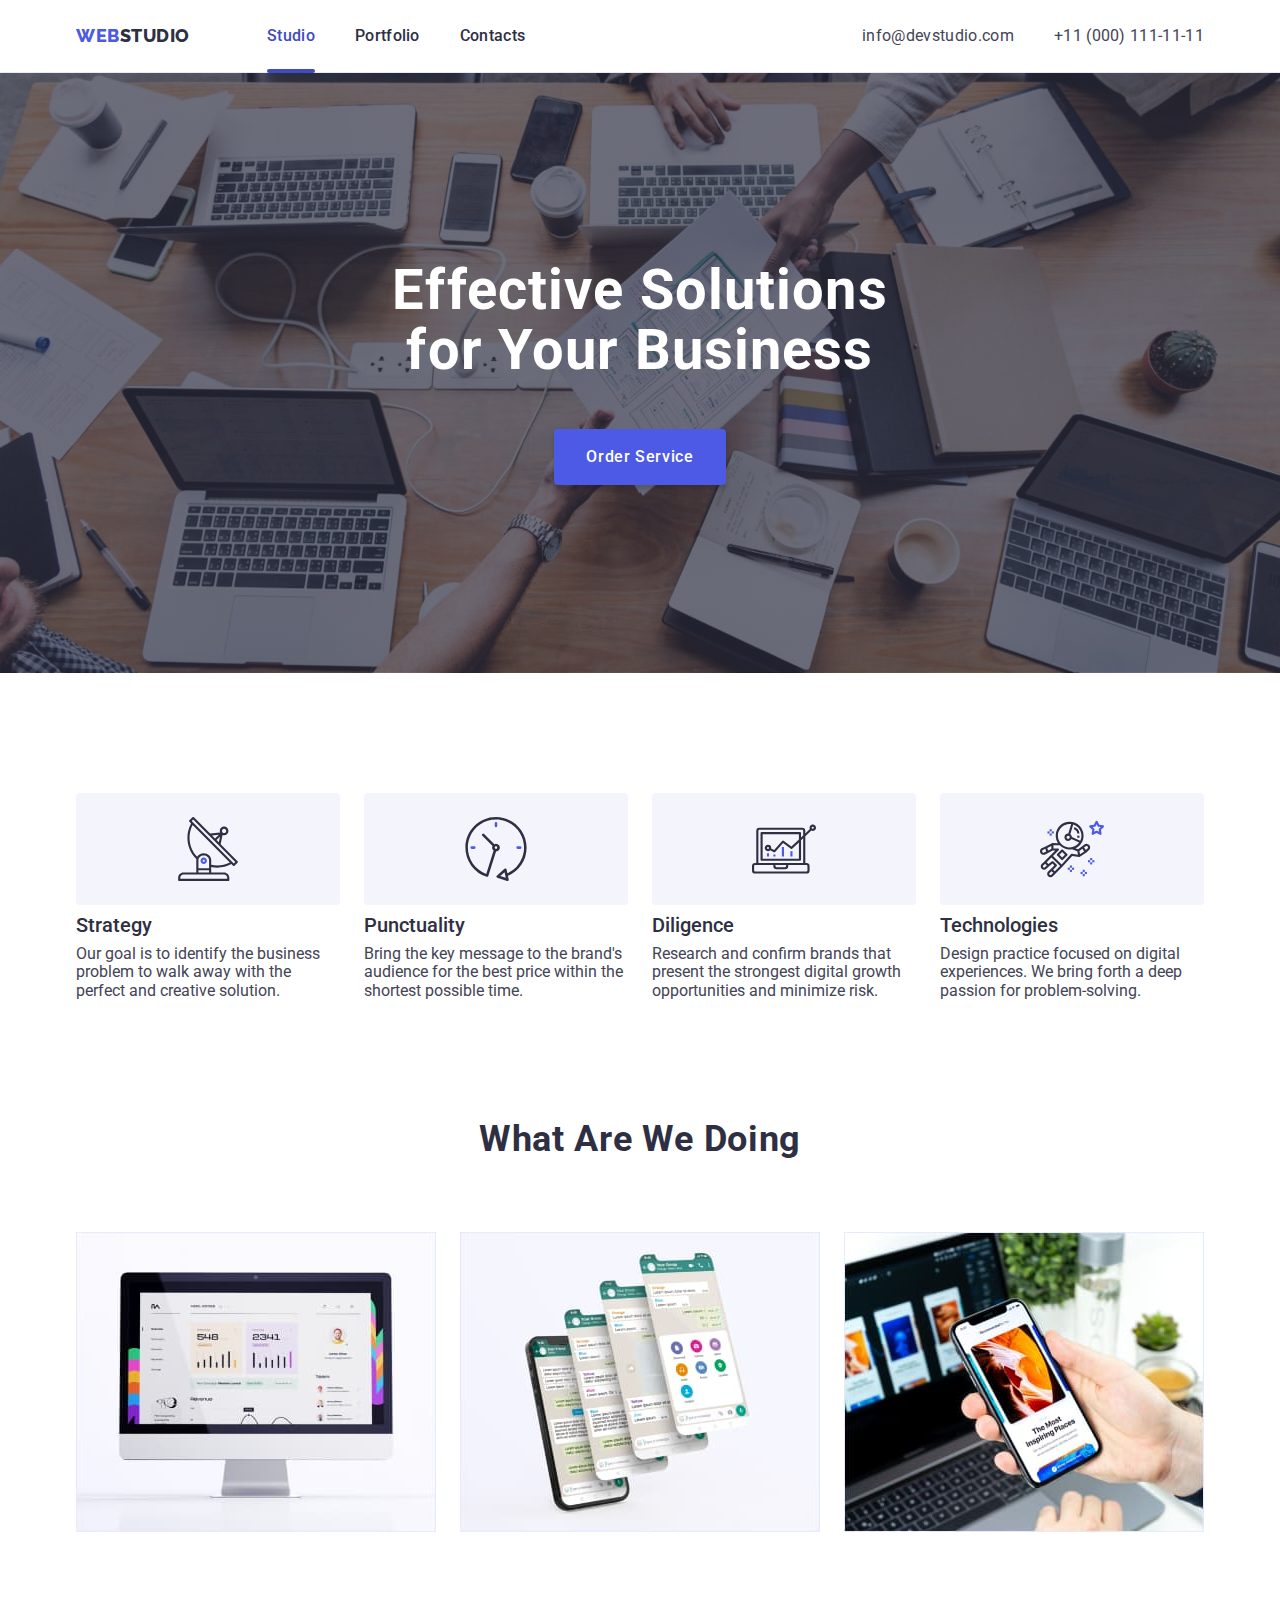
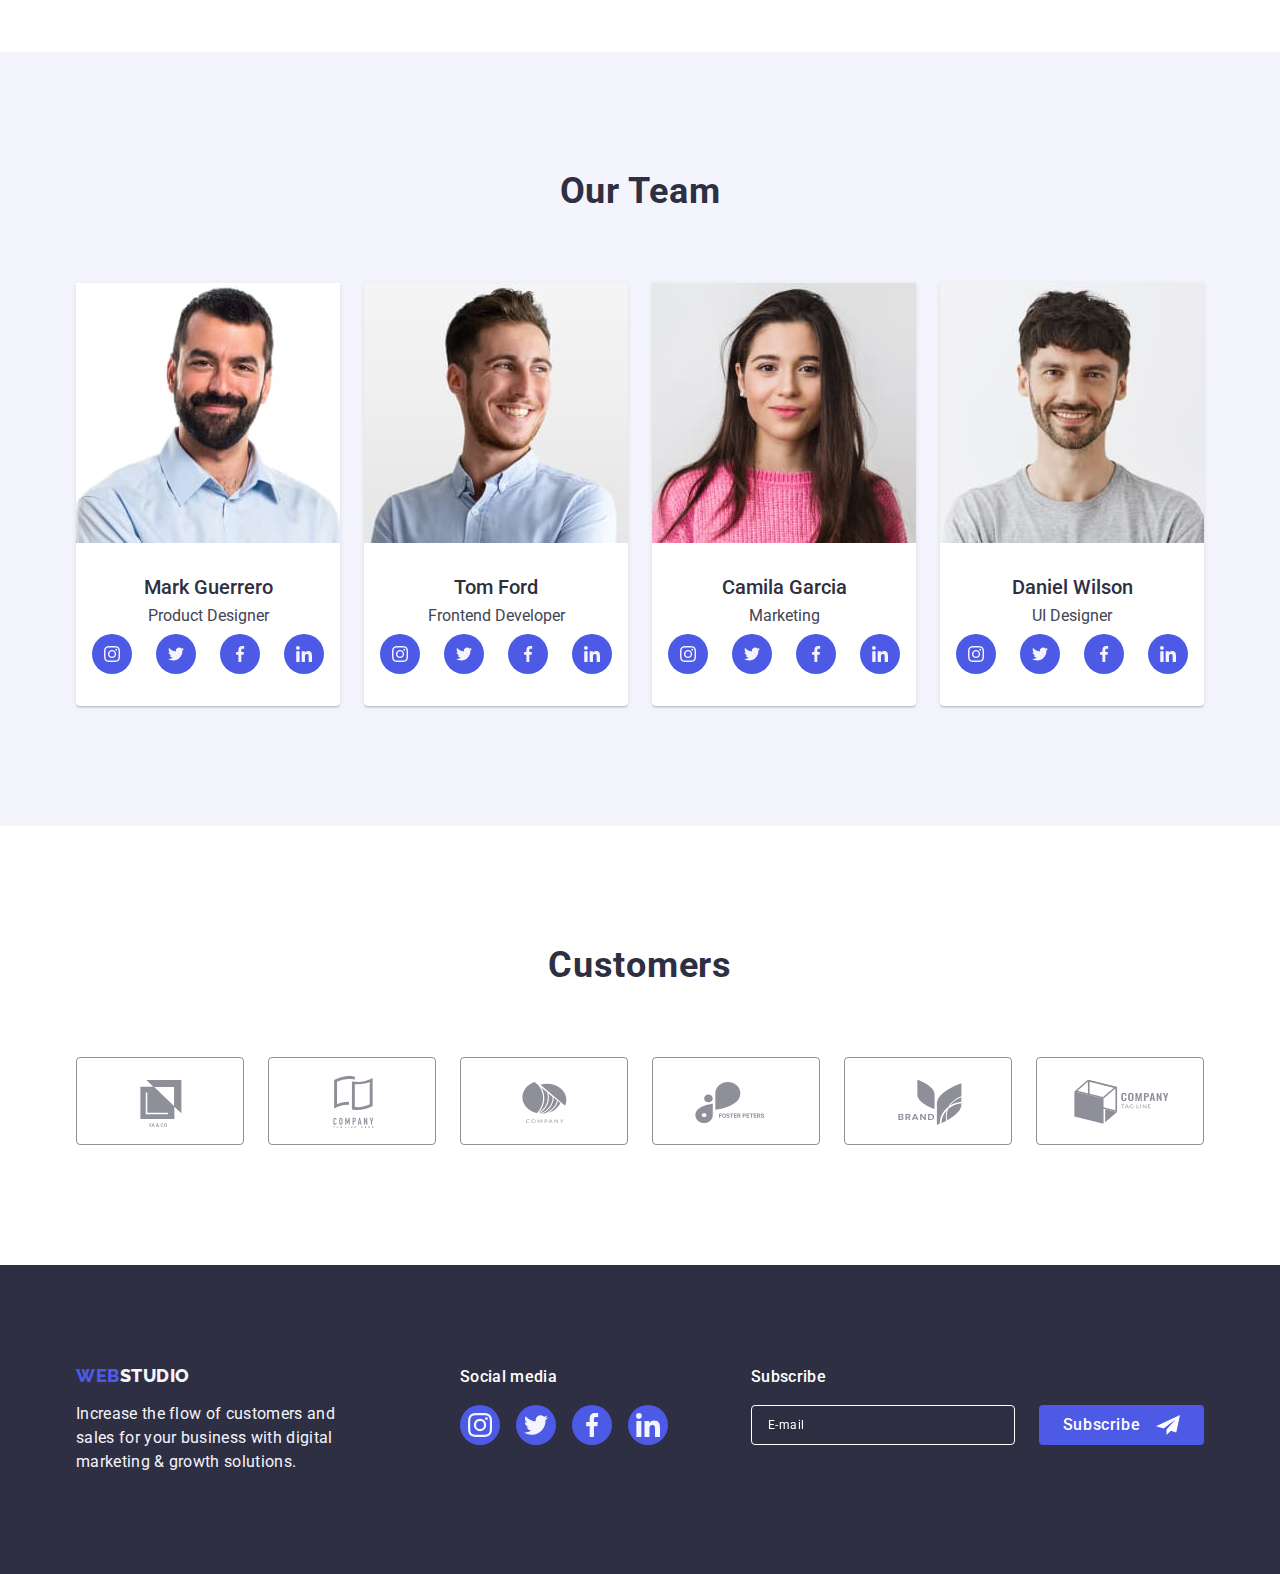
<file: index.html>
<!doctype html>

<html lang="en">
  <head>
    <meta charset="UTF-8">
    <meta http-equiv="X-UA-Compatible" content="IE=edge">
    <meta name="viewport" content="width=device-width, initial-scale=1.0">
    <title>WebStudio</title>
    <link rel="preconnect" href="https://fonts.googleapis.com">
    <link rel="preconnect" href="https://fonts.gstatic.com" crossorigin>
    <link rel="stylesheet" href="https://fonts.googleapis.com/css2?family=Raleway:wght@800&family=Roboto:wght@400;500;700;900&display=swap">
    <link rel="stylesheet" href="https://cdnjs.cloudflare.com/ajax/libs/modern-normalize/1.1.0/modern-normalize.min.css">
    <link rel="stylesheet" href="./css/styles.css">
    <link rel="stylesheet" href="./css/media.css">
  </head>
  <body>
    <!-- header -->
    <header class="page-header">
      <div class="header-container container">
        <nav class="page-navigation">
          <a href="./index.html" class="mobile-logo logo link">Web<span class="span-logo link">Studio</span></a>
          <ul class="menu list">
            <li class="menu-item">
              <a href="./index.html" class="current-pg menu-link link">Studio</a>
            </li>
            <li class="menu-item">
              <a href="./portfolio.html" class="menu-link link">Portfolio</a>
            </li>
            <li class="menu-item">
              <a href="" class="menu-link link">Contacts</a>
            </li>
          </ul>
        </nav>
        <address class="address">
          <ul class="address-list list">
            <li class="address-list-item">
              <a href="mailto:info@devstudio.com" class="contact-address link">info@devstudio.com</a>
            </li>
            <li class="address-list-item">
              <a href="tel:+110001111111" class="contact-address link">+11 (000) 111-11-11</a>
            </li>
          </ul>
        </address>
        <button type="button" class="mobile-menu-btn js-open-menu">
          <svg class="mobile-menu-icon" aria-label="icon mobile" width="32" height="22">
            <use href="./images/icons.svg#icon-menu-mobile"></use>
          </svg>
        </button>
      </div>
      <div class="mobile-menu js-menu-container">
        <div class="container mobile-menu-container">
          <button class="mobile-menu-close-btn">
            <svg class="mobile-menu-close-icon js-close-menu" width="8" height="8">
              <use href="./images/icons.svg#icon-close"></use>
            </svg>
          </button>
          <ul class="mobile-menu-list list">
            <li class="mobile-menu-item">
              <a href="./index.html" class="current-pg mobile-menu-link link">Studio</a>
            </li>
            <li class="mobile-menu-item">
              <a href="./portfolio.html" class="mobile-menu-link link">Portfolio</a>
            </li>
            <li class="mobile-menu-item">
              <a href="" class="mobile-menu-link link">Contacts</a>
            </li>
          </ul>
          <ul class="mobile-address-list list">
            <li class="mobile-address-list-item">
              <a href="tel:+110001111111" class="mobile-contact-tel link">+11 (000) 111-11-11</a>
            </li>
            <li class="address-list-item">
              <a href="mailto:info@devstudio.com" class="mobile-contact-mail link">info@devstudio.com</a>
            </li>
          </ul>
          <ul class="mobile-social-list list">
            <li class="social-list-item">
              <a href="" class="social-list-link link">
                <svg class="social-icon" aria-label="icon instagram" width="16" height="16">
                  <use href="./images/icons.svg#icon-instagram"></use>
                </svg>
              </a>
            </li>
            <li class="social-list-item">
              <a href="" class="social-list-link link">
                <svg class="social-icon" aria-label="icon twitter" width="16" height="16">
                  <use href="./images/icons.svg#icon-twitter"></use>
                </svg>
              </a>
            </li>
            <li class="social-list-item">
              <a href="" class="social-list-link link">
                <svg class="social-icon" aria-label="icon facebook" width="16" height="16">
                  <use href="./images/icons.svg#icon-facebook"></use>
                </svg>
              </a>
            </li>
            <li class="social-list-item">
              <a href="" class="social-list-link link">
                <svg class="social-icon" aria-label="icon linkedin" width="16" height="16">
                  <use href="./images/icons.svg#icon-linkedin"></use>
                </svg>
              </a>
            </li>
          </ul>
        </div>
      </div>
    </header>
    <main>
      <section class="hero">
        <div class="container">
          <h1 class="hero-title">Effective Solutions for Your Business</h1>
          <button type="button" class="order-btn" data-modal-open>Order Service</button>
        </div> 
      </section>
      <section class="features">
        <div class="container">
          <h2 class="visually-hidden features-title">Our features</h2>
          <ul class="features-list list">
            <li class="features-list-item">
              <div class="features-icon-container">
                <svg class="features-icon" width="64" height="64">
                  <use href="./images/icons.svg#icon-antenna"></use>
                </svg>
              </div>
              <h3 class="features-list-item-title">Strategy</h3>
              <p class="features-list-item-descr">Our goal is to identify the business problem to walk away with the perfect and
                creative solution.</p>
            </li>
            <li class="features-list-item">
              <div class="features-icon-container">
                <svg class="features-icon" width="64" height="64">
                  <use href="./images/icons.svg#icon-clock"></use>
                </svg>
              </div>
              <h3 class="features-list-item-title">Punctuality</h3>
              <p class="features-list-item-descr">Bring the key message to the brand's audience for the best price within the
                shortest possible time.</p>
            </li>
            <li class="features-list-item">
              <div class="features-icon-container">
                <svg class="features-icon" width="64" height="64">
                  <use href="./images/icons.svg#icon-diagram"></use>
                </svg>
              </div>
              <h3 class="features-list-item-title">Diligence</h3>
              <p class="features-list-item-descr">Research and confirm brands that present the strongest digital growth
                opportunities and minimize risk.</p>
            </li>
            <li class="features-list-item">
              <div class="features-icon-container">
                <svg class="features-icon" width="64" height="64">
                  <use href="./images/icons.svg#icon-astronaut"></use>
                </svg>
              </div>
              <h3 class="features-list-item-title">Technologies</h3>
              <p class="features-list-item-descr">Design practice focused on digital experiences. We bring forth a deep passion
                for problem-solving.</p>
            </li>
          </ul>
        </div>
      </section>
      <section class="overview">
        <div class="container">
          <h2 class="overview-title">what are we doing</h2>
          <ul class="overview-list list">
            <li class="overview-list-item">
              <img scrset="./images/img1.jpg 1x, ./images/img1@2x.jpg 2x" src="./images/img1.jpg" alt="profile-overview" width="360" height="300">
            </li>
            <li class="overview-list-item">
              <img scrset="./images/img2.jpg 1x, ./images/img2@2x.jpg 2x" src="./images/img2.jpg" alt="chatting" width="360" height="300">
            </li>
            <li class="overview-list-item">
              <img scrset="./images/img3.jpg 1x, ./images/img3@2x.jpg 2x" src="./images/img3.jpg" alt="recommendation" width="360" height="300">
            </li>
          </ul>
        </div>
      </section> 
      <!-- team -->
      <section class="team">
        <div class="container team-container">
          <h2 class="team-title">our team</h2>
          <ul class="team-list list">
            <li class="team-list-item">
              <img class="team-list-item-img" scrset="./images/imgcard1.jpg 1x, ./images/imgcard1@2x.jpg 2x" src="./images/imgcard1.jpg" alt="Mark" width="264" height="260">
              <div class="team-list-item-container">
                <h3 class="team-list-item-title">Mark Guerrero</h3>
                <p class="team-list-item-descr">Product Designer</p>
                <ul class="social-list list">
                  <li class="social-list-item">
                    <a href="" class="social-list-link link">
                      <svg class="social-icon" aria-label="icon instagram" width="16" height="16">
                        <use href="./images/icons.svg#icon-instagram"></use>
                      </svg>
                    </a>
                  </li>
                  <li class="social-list-item">
                    <a href="" class="social-list-link link">
                      <svg class="social-icon" aria-label="icon twitter" width="16" height="16">
                        <use href="./images/icons.svg#icon-twitter"></use>
                      </svg>
                    </a>
                  </li>
                  <li class="social-list-item">
                    <a href="" class="social-list-link link">
                      <svg class="social-icon" aria-label="icon facebook" width="16" height="16">
                        <use href="./images/icons.svg#icon-facebook"></use>
                      </svg>
                    </a>
                  </li>
                  <li class="social-list-item">
                    <a href="" class="social-list-link link">
                      <svg class="social-icon" aria-label="icon linkedin" width="16" height="16">
                        <use href="./images/icons.svg#icon-linkedin"></use>
                      </svg>
                    </a>
                  </li>
                </ul>
              </div>
            </li>
            <li class="team-list-item">
              <img class="team-list-item-img" scrset="./images/imgcard2.jpg 1x, ./images/imgcard2@2x.jpg 2x" src="./images/imgcard2.jpg" alt="Tom" width="264" height="260">
              <div class="team-list-item-container">
                <h3 class="team-list-item-title">Tom Ford</h3>
                <p class="team-list-item-descr">Frontend Developer</p>
                <ul class="social-list list">
                  <li class="social-list-item">
                    <a href="" class="social-list-link link">
                      <svg class="social-icon" aria-label="icon instagram" width="16" height="16">
                        <use href="./images/icons.svg#icon-instagram"></use>
                      </svg>
                    </a>
                  </li>
                  <li class="social-list-item">
                    <a href="" class="social-list-link link">
                      <svg class="social-icon" aria-label="icon twitter" width="16" height="16">
                        <use href="./images/icons.svg#icon-twitter"></use>
                      </svg>
                    </a>
                  </li>
                  <li class="social-list-item">
                    <a href="" class="social-list-link link">
                      <svg class="social-icon" aria-label="icon facebook" width="16" height="16">
                        <use href="./images/icons.svg#icon-facebook"></use>
                      </svg>
                    </a>
                  </li>
                  <li class="social-list-item">
                    <a href="" class="social-list-link link">
                      <svg class="social-icon" aria-label="icon linkedin" width="16" height="16">
                        <use href="./images/icons.svg#icon-linkedin"></use>
                      </svg>
                    </a>
                  </li>
                </ul>
              </div>   
            </li>
            <li class="team-list-item">
              <img class="team-list-item-img" scrset="./images/imgcard3.jpg 1x, ./images/imgcard3@2x.jpg 2x" src="./images/imgcard3.jpg" alt="Camila" width="264" height="260">
              <div class="team-list-item-container">
                <h3 class="team-list-item-title">Camila Garcia</h3>
                <p class="team-list-item-descr">Marketing</p>
                <ul class="social-list list">
                  <li class="social-list-item">
                    <a href="" class="social-list-link link">
                      <svg class="social-icon" aria-label="icon instagram" width="16" height="16">
                        <use href="./images/icons.svg#icon-instagram"></use>
                      </svg>
                    </a>
                  </li>
                  <li class="social-list-item">
                    <a href="" class="social-list-link link">
                      <svg class="social-icon" aria-label="icon twitter" width="16" height="16">
                        <use href="./images/icons.svg#icon-twitter"></use>
                      </svg>
                    </a>
                  </li>
                  <li class="social-list-item">
                    <a href="" class="social-list-link link">
                      <svg class="social-icon" aria-label="icon facebook" width="16" height="16">
                        <use href="./images/icons.svg#icon-facebook"></use>
                      </svg>
                    </a>
                  </li>
                  <li class="social-list-item">
                    <a href="" class="social-list-link link">
                      <svg class="social-icon" aria-label="icon linkedin" width="16" height="16">
                        <use href="./images/icons.svg#icon-linkedin"></use>
                      </svg>
                    </a>
                  </li>
                </ul>
              </div>
            </li>
            <li class="team-list-item">
              <img class="teammate-img" scrset="./images/imgcard4.jpg 1x, ./images/imgcard4@2x.jpg 2x" src="./images/imgcard4.jpg" alt="Daniel" width="264" height="260">
              <div class="team-list-item-container">
                <h3 class="team-list-item-title">Daniel Wilson</h3>
                <p class="team-list-item-descr">UI Designer</p>
                <ul class="social-list list">
                  <li class="social-list-item">
                    <a href="" class="social-list-link link">
                      <svg class="social-icon" aria-label="icon instagram" width="16" height="16">
                        <use href="./images/icons.svg#icon-instagram"></use>
                      </svg>
                    </a>
                  </li>
                  <li class="social-list-item">
                    <a href="" class="social-list-link link">
                      <svg class="social-icon" aria-label="icon twitter" width="16" height="16">
                        <use href="./images/icons.svg#icon-twitter"></use>
                      </svg>
                    </a>
                  </li>
                  <li class="social-list-item">
                    <a href="" class="social-list-link link">
                      <svg class="social-icon" aria-label="icon facebook" width="16" height="16">
                        <use href="./images/icons.svg#icon-facebook"></use>
                      </svg>
                    </a>
                  </li>
                  <li class="social-list-item">
                    <a href="" class="social-list-link link">
                      <svg class="social-icon" aria-label="icon linkedin" width="16" height="16">
                        <use href="./images/icons.svg#icon-linkedin"></use>
                      </svg>
                    </a>
                  </li>
                </ul>
              </div>
            </li>
          </ul>
        </div>
      </section>
      <!-- customers -->
      <section class="customers">
        <div class="container">
          <h2 class="customers-title">Customers</h2>
          <ul class="customers-list list">
            <li class="customers-list-item">
              <a href="" class="customers-link link">
                <svg class="customers-logo" aria-label="client icon " width="104" height="56">
                  <use href="./images/icons.svg#icon-client-logo1" class="client-logo"></use>
                </svg>
              </a>
            </li>
            <li class="customers-list-item">
              <a href="" class="customers-link link">
                <svg class="customers-logo" aria-label="client icon 1" width="104" height="56">
                  <use href="./images/icons.svg#icon-client-logo2" class="client-logo"></use>
                </svg>
              </a>
            </li>
            <li class="customers-list-item">
              <a href="" class="customers-link link">
                <svg class="customers-logo" aria-label="client icon 2" width="104" height="56">
                  <use href="./images/icons.svg#icon-client-logo3" class="client-logo"></use>
                </svg>
              </a>
            </li>
            <li class="customers-list-item">
              <a href="" class="customers-link link">
                <svg class="customers-logo" aria-label="client icon 3" width="104" height="56">
                  <use href="./images/icons.svg#icon-client-logo4" class="client-logo"></use>
                </svg>
              </a>
            </li>
            <li class="customers-list-item">
              <a href="" class="customers-link link">
                <svg class="customers-logo" aria-label="client icon 4" width="104" height="56">
                  <use href="./images/icons.svg#icon-client-logo5" class="client-logo"></use>
                </svg>
              </a>
            </li>
            <li class="customers-list-item">
              <a href="" class="customers-link link">
                <svg class="customers-logo" aria-label="client icon 5" width="104" height="56">
                  <use href="./images/icons.svg#icon-client-logo6" class="client-logo"></use>
                </svg>
              </a>
            </li>
          </ul>
        </div>
      </section>
    </main>
    <!-- footer -->
    <footer class="footer">
      <div class="footer-container">
        <div class="footer-advise-container">
          <a href="./index.html" class="footer-logo link">Web<span class="span-footer-logo link">Studio</span></a>
          <p class="footer-advise-descr">Increase the flow of customers and sales for your business with digital marketing & growth solutions.</p>
        </div>
        <div class="social-media">
          <p class="social-media-descr">Social media</p>
          <ul class="social-list-footer list">
            <li class="social-list-item">
              <a href="" class="social-list-link-footer link">
                <svg class="social-icon" aria-label="icon instagram" width="24" height="24">
                  <use href="./images/icons.svg#icon-instagram"></use>
                </svg>
              </a>
            </li>
            <li class="social-list-item">
              <a href="" class="social-list-link-footer link">
                <svg class="social-icon" aria-label="icon twitter" width="24" height="24">
                  <use href="./images/icons.svg#icon-twitter"></use>
                </svg>
              </a>
            </li>
            <li class="social-list-item">
              <a href="" class="social-list-link-footer link">
                <svg class="social-icon" aria-label="icon facebook" width="24" height="24">
                  <use href="./images/icons.svg#icon-facebook"></use>
                </svg>
              </a>
            </li>
            <li class="social-list-item">
              <a href="" class="social-list-link-footer link">
                <svg class="social-icon" aria-label="icon linkedin" width="24" height="24">
                  <use href="./images/icons.svg#icon-linkedin"></use>
                </svg>
              </a>
            </li>
          </ul>
        </div>
        <div class="footer-form-wrapper">
          <p class="subscribe">Subscribe</p>
          <form class="footer-form">
            <label for="subscribe-email" class="footer-form-lable">
              <input id="subscribe-email" type="email" name="subscribe-mail" placeholder="E-mail" class="footer-input">
            </label>
            <button type="submit" class="subscribe-btn">Subscribe
              <svg width="24" height="24" class="subscribe-icon">
                <use href="./images/icons.svg#icon-subscribe"></use>
              </svg> 
            </button>
          </form>
        </div>
      </div>
    </footer>
    <div class="order-btn-backdrop is-hidden" data-modal>
      <div class="order-btn-modal">
        <button type="button" class="modal-close-btn" data-modal-close>
          <svg class="modal-close-btn-logo" aria-label="closing icon" width="8" height="8">
            <use href="./images/icons.svg#icon-close"></use>
          </svg>
        </button>
        <p class="modal-title">Leave your contacts and we will call you back</p>
        <form class="modal-contact-form">
          <div class="form-wrapper">
            <label for="user-name" class="label">Name</label>
            <div class="input-wrapper">
              <input id="user-name" type="text" name="user-name" class="input">
              <svg width="18" height="24" class="input-icon">
                <use href="./images/icons.svg#icon-person"></use>
              </svg>
            </div>
          </div>
          <div class="form-wrapper">
            <label for="user-phone" class="label">Phone</label>
            <div class="input-wrapper">
              <input id="user-phone" type="text" name="user-phone" class="input">
              <svg width="18" height="24" class="input-icon">
                <use href="./images/icons.svg#icon-phone"></use>
              </svg>
            </div>
          </div>
          <div class="form-wrapper">
            <label for="user-email" class="label">Email</label>
            <div class="input-wrapper">
              <input id="user-email" type="text" name="user-email" class="input">
              <svg width="18" height="24" class="input-icon">
                <use href="./images/icons.svg#icon-email"></use>
              </svg>
            </div>
          </div>
          <div class="comment-form-wrapper">
            <label for="user-comment" class="label">Comment</label>
            <textarea name="user-comment" id="user-comment" placeholder="Text input" class="comment"></textarea>
          </div>
          <div class="checkbox-wrapper">
            <input type="checkbox" id="user-privacy" value="true" name="user-privacy" class="checkbox-input visually-hidden">
            <label for="user-privacy" class="checkbox-label">
              <span class="checkbox-span">
                <svg class="checkbox-icon" width="10" height="8">
                  <use href="./images/icons.svg#icon-checkbox"></use>
                </svg>
              </span>
              I accept the terms and conditions of the
              <a href="" class="privacy-policy-link link">Privacy Policy</a>
            </label>
          </div>
          <button type="button" class="send-btn">Send</button>
        </form>
      </div>
    </div>
    <script src="./js/modal.js"></script>
    <script src="./js/mobile-menu.js"></script>
  </body>
</html>
</file>
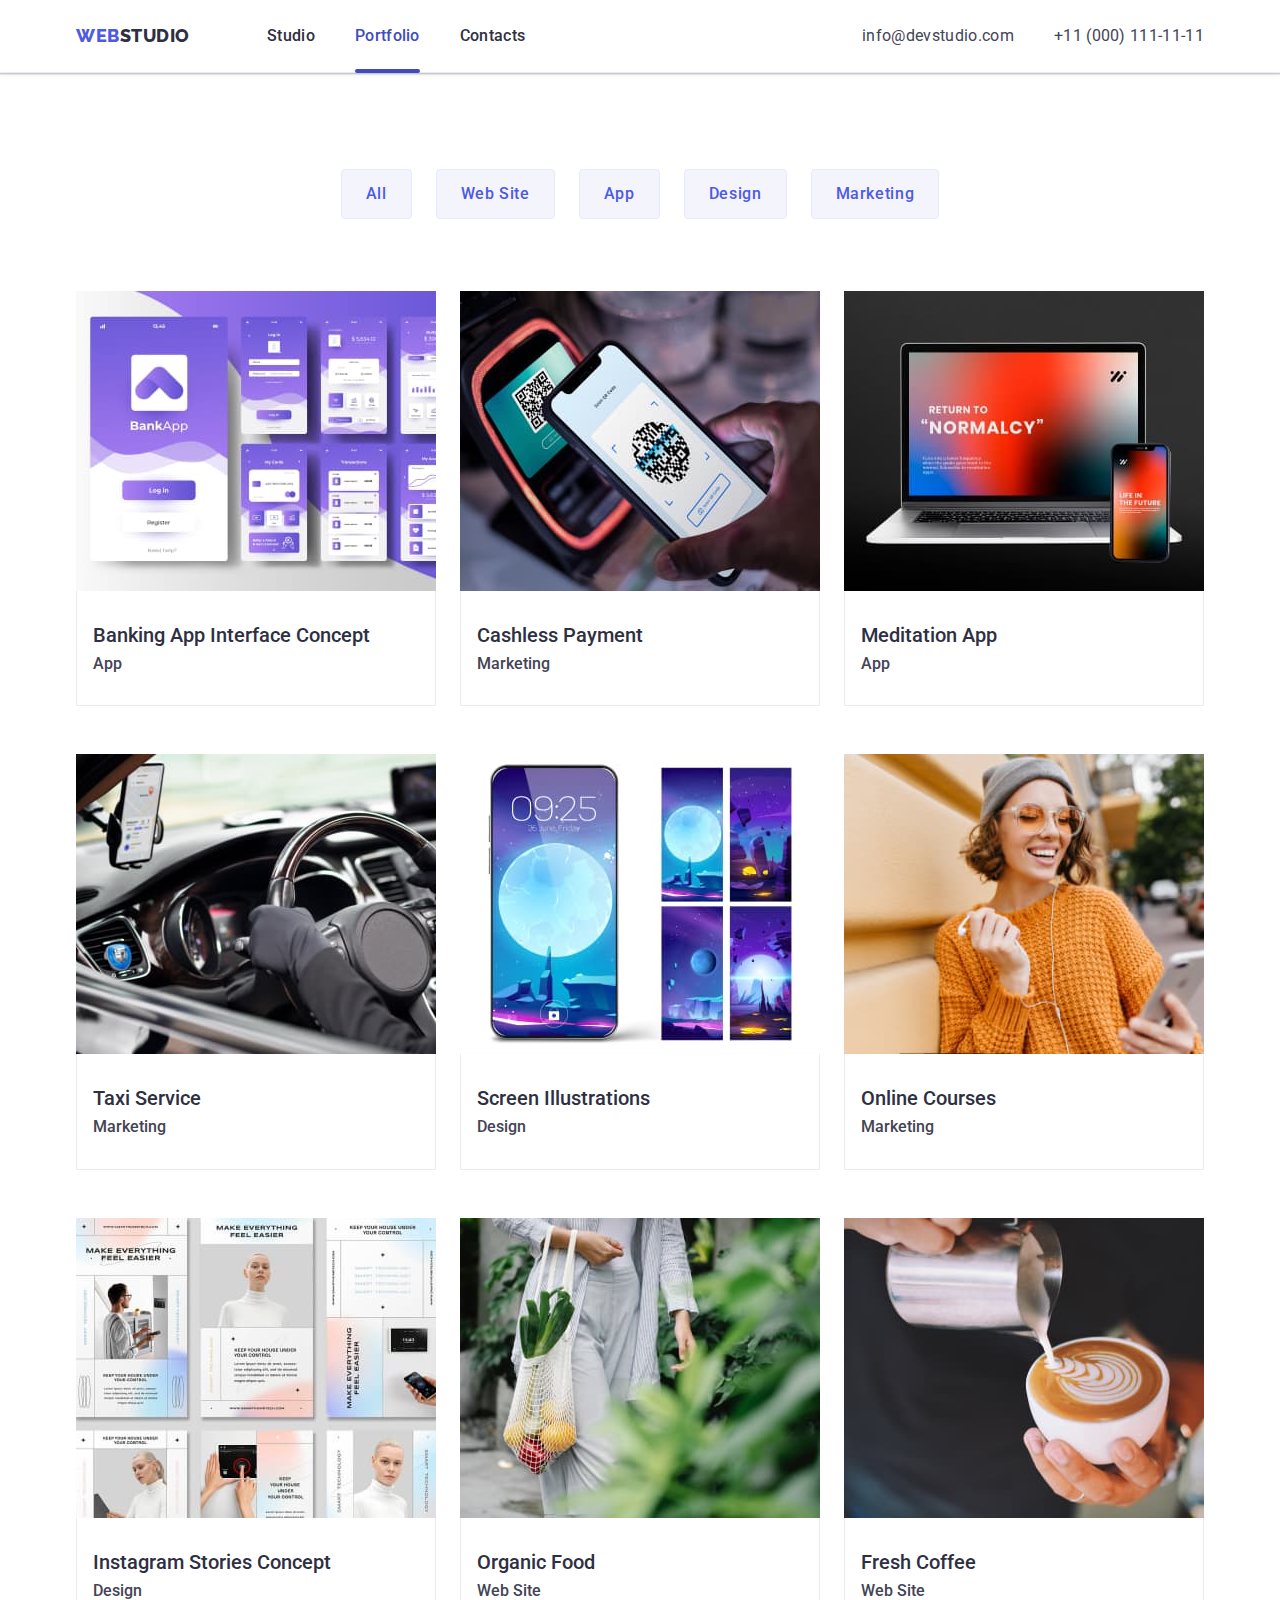
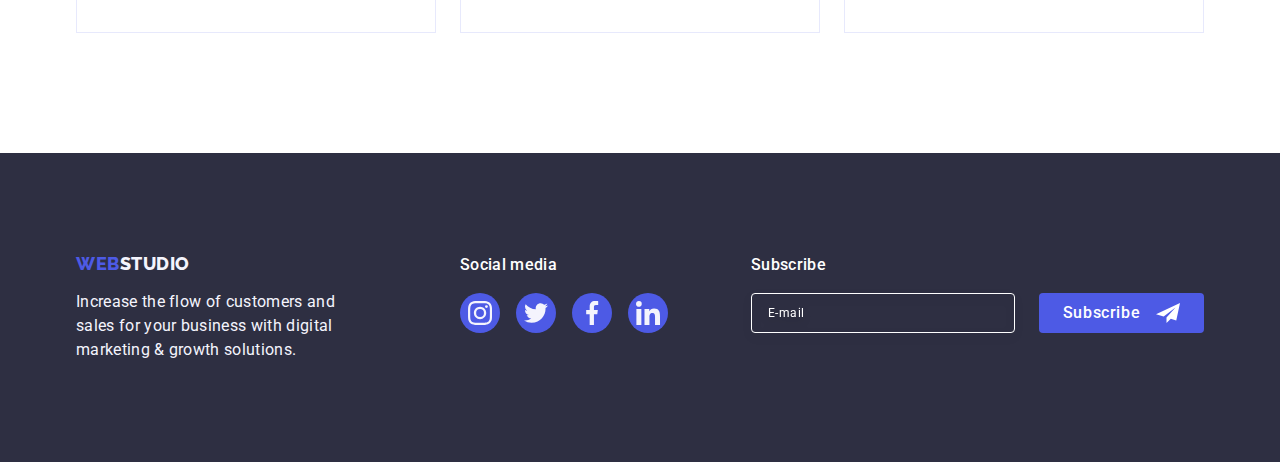
<file: portfolio.html>
<!doctype html>

<html lang="en">
  <head>
    <meta charset="UTF-8">
    <meta http-equiv="X-UA-Compatible" content="IE=edge">
    <meta name="viewport" content="width=device-width, initial-scale=1.0">
    <title>WebStudio</title>
    <link rel="preconnect" href="https://fonts.googleapis.com">
    <link rel="preconnect" href="https://fonts.gstatic.com" crossorigin>
    <link rel="stylesheet" href="https://fonts.googleapis.com/css2?family=Raleway:wght@800&family=Roboto:wght@400;500;700;900&display=swap">
    <link rel="stylesheet" href="https://cdnjs.cloudflare.com/ajax/libs/modern-normalize/1.1.0/modern-normalize.min.css">
    <link rel="stylesheet" href="./css/styles.css">
    <link rel="stylesheet" href="./css/media.css">
  </head>
  <body>
    <!-- header -->
    <header class="page-header">
      <div class="header-container container">
        <nav class="page-navigation">
          <a href="./index.html" class="logo link">Web<span class="span-logo link">Studio</span></a>
          <ul class="menu list">
            <li class="menu-item">
              <a href="./index.html" class="menu-link link">Studio</a>
            </li>
            <li class="menu-item">
              <a href="./portfolio.html" class="current-pg menu-link link">Portfolio</a>
            </li>
            <li class="menu-item">
              <a href="" class="menu-link link">Contacts</a>
            </li>
          </ul>
        </nav>
        <address class="address">
          <ul class="address-list list">
            <li class="address-list-item">
              <a href="mailto:info@devstudio.com" class="contact-address link">info@devstudio.com</a>
            </li>
            <li class="address-list-item">
              <a href="tel:+110001111111" class="contact-address link">+11 (000) 111-11-11</a>
            </li>
          </ul>
        </address>
      </div>      
    </header>
    <main>
      <!-- filter buttons -->
      <section class="portfolio">
        <div class="container">
          <h1 class="visually-hidden projects-title">Our projects</h1>
          <ul class="filter-btn-list list">
            <li>
              <button type="button" class="filter-btn">All</button>
            </li>
            <li>
              <button type="button" class="filter-btn">Web Site</button>
            </li>
            <li>
              <button type="button" class="filter-btn">App</button>
            </li>
            <li>
              <button type="button" class="filter-btn">Design</button>
            </li>
            <li>
              <button type="button" class="filter-btn">Marketing</button>
            </li>
          </ul>
          <!-- row 1 -->
          <ul class="project-list list">
            <li class="project-list-item">
              <a href="" class="project-link link">
                <div class="project-img-wrapper">
                  <img class="project-list-item-img" src="./images/pimg1.jpg" alt="banking apps" width="360" height="300">
                  <p class="project-overlay">14 Stylish and User-Friendly App Design Concepts · Task Manager App · Calorie Tracker App ·
                    Exotic Fruit Ecommerce App ·
                    Cloud Storage App</p>
                </div>
                <div class="project-list-item-container">
                  <h2 class="project-list-item-title">Banking App Interface Concept</h2>
                  <p class="project-list-item-descr">App</p>
                </div>
              </a>
            </li>
            <li class="project-list-item">
              <a href="" class="project-link link">
                <div class="project-img-wrapper">
                  <img class="project-list-item-img" src="./images/pimg2.jpg" alt="qr code payment" width="360" height="300">
                  <p class="project-overlay">14 Stylish and User-Friendly App Design Concepts · Task Manager App · Calorie Tracker App ·
                    Exotic Fruit Ecommerce App ·
                    Cloud Storage App</p>
                </div>
                <div class="project-list-item-container">
                  <h2 class="project-list-item-title">Cashless Payment</h2>
                  <p class="project-list-item-descr">Marketing</p>
                </div>
              </a>
            </li>
            <li class="project-list-item">
              <a href="" class="project-link link">
                <div class="project-img-wrapper">
                  <img class="project-list-item-img" src="./images/pimg3.jpg" alt="meditation apps" width="360" height="300">
                  <p class="project-overlay">14 Stylish and User-Friendly App Design Concepts · Task Manager App · Calorie Tracker App ·
                    Exotic Fruit Ecommerce App ·
                    Cloud Storage App</p>
                </div>
                <div class="project-list-item-container">
                  <h2 class="project-list-item-title">Meditation App</h2>
                  <p class="project-list-item-descr">App</p>
                </div>
              </a>
            </li>
            <!-- row 2 -->
            <li class="project-list-item">
              <a href="" class="project-link link">
                <div class="project-img-wrapper">
                  <img class="project-list-item-img" src="./images/pimg4.jpg" alt="taxi" width="360" height="300">
                  <p class="project-overlay">14 Stylish and User-Friendly App Design Concepts · Task Manager App · Calorie Tracker App ·
                    Exotic Fruit Ecommerce App ·
                    Cloud Storage App</p>
                </div>
                <div class="project-list-item-container">
                  <h2 class="project-list-item-title">Taxi Service</h2>
                  <p class="project-list-item-descr">Marketing</p>
                </div>
              </a>
            </li>
            <li class="project-list-item">
              <a href="" class="project-link link">
                <div class="project-img-wrapper">
                  <img class="project-list-item-img" src="./images/pimg5.jpg" alt="wallpapers" width="360" height="300">
                  <p class="project-overlay">14 Stylish and User-Friendly App Design Concepts · Task Manager App · Calorie Tracker App ·
                    Exotic Fruit Ecommerce App ·
                    Cloud Storage App</p>
                </div>
                <div class="project-list-item-container">
                  <h2 class="project-list-item-title">Screen Illustrations</h2>
                  <p class="project-list-item-descr">Design</p>
                </div>
              </a>
            </li>
            <li class="project-list-item">
              <a href="" class="project-link link">
                <div class="project-img-wrapper">
                  <img class="project-list-item-img" src="./images/pimg6.jpg" alt="courses" width="360" height="300">
                  <p class="project-overlay">14 Stylish and User-Friendly App Design Concepts · Task Manager App · Calorie Tracker App ·
                    Exotic Fruit Ecommerce App ·
                    Cloud Storage App</p>
                </div>
                <div class="project-list-item-container">
                  <h2 class="project-list-item-title">Online Courses</h2>
                  <p class="project-list-item-descr">Marketing</p>
                </div>
              </a>
            </li>
            <!-- row 3 -->
            <li class="project-list-item">
              <a href="" class="project-link link">
                <div class="project-img-wrapper">
                  <img class="project-list-item-img" src="./images/pimg7.jpg" alt="instagram" width="360" height="300">
                  <p class="project-overlay">14 Stylish and User-Friendly App Design Concepts · Task Manager App · Calorie Tracker App ·
                    Exotic Fruit Ecommerce App ·
                    Cloud Storage App</p>
                </div>
                <div class="project-list-item-container">
                  <h2 class="project-list-item-title">Instagram Stories Concept</h2>
                  <p class="project-list-item-descr">Design</p>
                </div>
              </a>
            </li>
            <li class="project-list-item">
              <a href="" class="project-link link">
                <div class="project-img-wrapper">
                  <img class="project-list-item-img" src="./images/pimg8.jpg" alt="food" width="360" height="300">
                  <p class="project-overlay">14 Stylish and User-Friendly App Design Concepts · Task Manager App · Calorie Tracker App ·
                    Exotic Fruit Ecommerce App ·
                    Cloud Storage App</p>
                </div>
                <div class="project-list-item-container">
                  <h2 class="project-list-item-title">Organic Food</h2>
                  <p class="project-list-item-descr">Web Site</p>
                </div>
              </a>
            </li>
            <li class="project-list-item">
              <a href="" class="project-link link">
                <div class="project-img-wrapper">
                  <img class="project-list-item-img" src="./images/pimg9.jpg" alt="coffee" width="360" height="300">
                  <p class="project-overlay">14 Stylish and User-Friendly App Design Concepts · Task Manager App · Calorie Tracker App ·
                    Exotic Fruit Ecommerce App ·
                    Cloud Storage App</p>
                </div>
                <div class="project-list-item-container">
                  <h2 class="project-list-item-title">Fresh Coffee</h2>
                  <p class="project-list-item-descr">Web Site</p>
                </div>
              </a>
            </li>
          </ul>
        </div> 
      </section>
    </main>
    <!-- footer -->
    <footer class="footer">
      <div class="footer-container">
        <div class="footer-advise-container">
          <a href="./index.html" class="footer-logo link">Web<span class="span-footer-logo link">Studio</span></a>
          <p class="footer-advise-descr">Increase the flow of customers and sales for your business with digital marketing &
            growth solutions.</p>
        </div>
        <div class="social-media">
          <p class="social-media-descr">Social media</p>
          <ul class="social-list-footer list">
            <li class="social-list-item">
              <a href="" class="social-list-link-footer link">
                <svg class="social-icon" aria-label="icon instagram" width="24" height="24">
                  <use href="./images/icons.svg#icon-instagram"></use>
                </svg>
              </a>
            </li>
            <li class="social-list-item">
              <a href="" class="social-list-link-footer link">
                <svg class="social-icon" aria-label="icon twitter" width="24" height="24">
                  <use href="./images/icons.svg#icon-twitter"></use>
                </svg>
              </a>
            </li>
            <li class="social-list-item">
              <a href="" class="social-list-link-footer link">
                <svg class="social-icon" aria-label="icon facebook" width="24" height="24">
                  <use href="./images/icons.svg#icon-facebook"></use>
                </svg>
              </a>
            </li>
            <li class="social-list-item">
              <a href="" class="social-list-link-footer link">
                <svg class="social-icon" aria-label="icon linkedin" width="24" height="24">
                  <use href="./images/icons.svg#icon-linkedin"></use>
                </svg>
              </a>
            </li>
          </ul>
        </div>
        <div class="footer-form-wrapper">
          <p class="subscribe">Subscribe</p>
          <form class="footer-form">
            <label for="subscribe-email" class="footer-form-lable">
              <input id="subscribe-email" type="email" name="subscribe-mail" placeholder="E-mail" class="footer-input">
            </label>
            <button type="submit" class="subscribe-btn">Subscribe
              <svg width="24" height="24" class="subscribe-icon">
                <use href="./images/icons.svg#icon-subscribe"></use>
              </svg>
            </button>
          </form>
        </div>
      </div>
    </footer>
  </body>
</html>
</file>
<file: css/styles.css>
:root {
  --main-font-family: 'Roboto', sans-serif;
  --logo-font-family: 'Raleway', sans-serif;
  --body-text-color: #434455;
  --headings-color: #2E2F42;
  --header-bg-color: #FFFFFF;
  --accent-color: #E7E9FC;
  --light-bg-color: #F4F4FD;
  --active-state-color: #4D5AE5;
  --btn-hover-color: #404BBF;
  --helper-text-color: #8E8F99;
  --valid-fields-color: #31d0aa;
  --modal-background-color: #FCFCFC;
  --transition-dur-and-func: 250ms cubic-bezier(0.4, 0, 0.2, 1);
}

*,
::after,
::before {
  box-sizing: border-box;
}

body {
  font-family:  var(--main-font-family);
  background-color: var(--bg-color);
  color: var(--body-text-color);
}

h1,
h2,
h3,
h4,
p {
  margin-top: 0;
  margin-bottom: 0;
}

ul,
ol {
  margin-top: 0;
  margin-bottom: 0;
  margin-left: 0;
  padding-inline-start: 0px;
}

img {
  display: block;
  max-width: 100%;
  height: auto;
}

.link {
  text-decoration: none;
}

.list {
  list-style: none;
}

.container {
  max-width: 100%;
  padding-left: 15px;
  padding-right: 15px;
  margin-right: auto;
  margin-left: auto;
}

.page-header {
 
  border-bottom: 1px solid var(--accent-color);
  box-shadow: 0px 2px 1px rgba(46, 47, 66, 0.08), 0px 1px 1px rgba(46, 47, 66, 0.16), 0px 1px 6px rgba(46, 47, 66, 0.08);
}

.header-container {
  display: flex;
  align-items: center;
  padding-right: 15px;
  padding-left: 15px;
  margin-right: auto;
  margin-left: auto;
  justify-content: space-between;
}

.page-navigation {
  display: flex;
  flex-direction: row;
  align-items: center;
  margin-right: auto;
}

.logo {
  width: 115px;
  color: var(--active-state-color);
  font-family: 'Raleway', sans-serif;
  text-transform: uppercase;
  font-weight: 800;
  font-size: 18px;
  line-height: 1.17;
  letter-spacing: 0.03em;
  margin-right: 76px;
}

.span-logo {
  color: var(--headings-color);
} 

/* menu */
.menu-link {
  position: relative;
  display: block;
  font-weight: 500;
  font-size: 16px;
  line-height: 1.5;
  letter-spacing: 0.02em;
  color: var(--headings-color);
  padding: 24px 0px;
  transition: var(--transition-dur-and-func);
  transition-property: color;
}

.menu-link:hover,
.menu-link:focus {
  color: var(--btn-hover-color);
}

.contact-address {
  transition: var(--transition-dur-and-func);
  transition-property: color;
}

.contact-address:hover,
.contact-address:focus {
  color: var(--btn-hover-color);
}

/* hero */
.hero {
  max-width: 1440px;
  padding: 188px 0px 188px 0px;
  background-color: var(--headings-color);
  background-repeat: no-repeat;
  background-position: 50%;
  background-size: cover;
  margin-right: auto;
  margin-left: auto;
}

.hero-title {
  font-weight: 700;
  text-align: center;
  letter-spacing: 0.02em;
  color: var(--header-bg-color);
  margin-right: auto;
  margin-left: auto;
} 

/* order button */
.order-btn {
  font-family: inherit;
  font-weight: 500;
  font-size: 16px;
  line-height: 1.5;
  letter-spacing: 0.04em;
  background-color: var(--active-state-color);
  box-shadow: 0px 4px 4px rgba(0, 0, 0, 0.15);
  border-radius: 4px;
  border: none;
  color: var(--header-bg-color);
  cursor: pointer;
  display: block;
  padding: 16px 32px;
  min-width: 169px;
  height: 56px;
  margin-left: auto;
  margin-right: auto;
  transition: background-color var(--transition-dur-and-func);
}

.order-btn:hover,
.order-btn:focus {
  background-color: var(--btn-hover-color);
}

/* modal */
.order-btn-backdrop {
  position: fixed;
  top: 0;
  left: 0;
  width: 100%;
  height: 100%;
  background-color: rgba(46, 47, 66, 0.4);
  transition: opacity var(--transition-dur-and-func), visibility var(--transition-dur-and-func);
}

.is-hidden {
  opacity: 0;
  visibility: hidden;
  pointer-events: none;
}

.order-btn-modal {
  padding: 72px 24px 24px 24px;
  position: absolute;
  top: 50%;
  left: 50%;
  transform: translate(-50%, -50%);
  max-width: 408px;
  width: calc(100% - 36px);
  min-height: 584px;
  background-color: var(--modal-background-color);
  box-shadow: 0px 1px 1px rgba(0, 0, 0, 0.14), 0px 1px 3px rgba(0, 0, 0, 0.12), 0px 2px 1px rgba(0, 0, 0, 0.2);
  border-radius: 4px;
  transition: transform var(--transition-dur-and-func);
}

.modal-close-btn {
  position: inherit;
  display: flex;
  align-items: center;
  justify-content: center;
  width: 24px;
  height: 24px;
  top: 24px;
  right: 24px;
  padding: 0;
  background-color: var(--accent-color);
  border: 1px solid rgba(0, 0, 0, 0.1);
  border-radius: 50%;
  cursor: pointer;
  transition: background-color var(--transition-dur-and-func), border var(--transition-dur-and-func);
}

.modal-close-btn:hover,
.modal-close-btn:focus {
  background-color: var(--btn-hover-color);
  border: none;
}

.modal-close-btn-logo {
  transition: fill var(--transition-dur-and-func);
}

.modal-close-btn:hover .modal-close-btn-logo,
.modal-close-btn:focus .modal-close-btn-logo {
  fill: var(--header-bg-color);
}

.modal-title {
  font-weight: 500;
  font-size: 16px;
  line-height: 1.5;
  text-align: center;
  letter-spacing: 0.02em;
  color: var(--headings-color);
  margin-bottom: 16px;
}

.form-wrapper {
  margin-bottom: 8px;
}

.label {
  font-size: 12px;
  line-height: 1.17;
  letter-spacing: 0.04em;
  color: var(--helper-text-color);
  display: block;
  margin-bottom: 4px;
}

.input-wrapper {
  position: relative;
}

.input {
  width: 100%;
  height: 40px;
  border: 1px solid rgba(46, 47, 66, 0.4);
  border-radius: 4px;
  background-color: transparent;
  padding-left: 38px;
  outline: transparent;
  transition: border-color var(--transition-dur-and-func);
}

input:focus {
  border-color: var(--active-state-color);
}

.input-icon {
  fill: var(--headings-color);
  position: absolute;
  left: 16px;
  top: 50%;
  transform: translateY(-50%);
  transition: fill var(--transition-dur-and-func);
}

.input:focus + .input-icon {
  fill: var(--active-state-color);
}

.comment-form-wrapper {
  margin-bottom: 16px;
}

.comment {
  display: block;
  width: 100%;
  height: 120px;
  font-size: 12px;
  line-height: 1.17;
  letter-spacing: 0.04em;
  color: rgba(46, 47, 66, 0.4);
  border: 1px solid rgba(46, 47, 66, 0.2);
  border-radius: 4px;
  background-color: transparent;
  padding: 8px 16px;
  outline: transparent;
  resize: none;
  transition: border-color var(--transition-dur-and-func);
}

.comment:focus {
  border-color: var(--active-state-color);
}

.checkbox-wrapper {
  margin-bottom: 24px;
}

.checkbox-label {
  font-size: 12px;
  line-height: 1.17;
  letter-spacing: 0.04em;
  color: var(--helper-text-color);
}

.checkbox-span {
  width: 16px;
  height: 16px;
  border: 1px solid rgba(46, 47, 66, 0.4);
  border-radius: 2px;
  display: inline-flex;
  align-items: center;
  justify-content: center; 
  fill: transparent;
}

.checkbox-input:checked + .checkbox-label > .checkbox-span {
  border-color: var(--btn-hover-color);
  border: var(--btn-hover-color);
  visibility: visible;
  background-color: var(--btn-hover-color);
  border: none;
  fill: var(--header-bg-color);
}

.checkbox-input:checked+.checkbox-label>.checkbox-span {
  border-color: var(--btn-hover-color);
}

.checkbox-span {
  margin-right: 8px;
}

.privacy-policy-link {
  color: var(--active-state-color);
}

.send-btn {
  margin-left: auto;
  margin-right: auto;
  display: block;
  min-width: 169px;
  height: 56px;
  font-family: var(--main-font-family);
  font-size: 16px;
  font-weight: 500;
  line-height: 1.5;
  letter-spacing: 0.04em;
  color: var(--header-bg-color);
  cursor: pointer;
  background-color: var(--active-state-color);
  border: none;
  border-radius: 4px;
  transition: background-color var(--transition-dur-and-func);
}

.send-btn:hover {
  background-color: var(--btn-hover-color);
}

.overview {
  padding-bottom: 120px;
}

.team {
  background-color: var(--light-bg-color);
}
 
.portfolio {
  padding-top: 96px;
  padding-bottom: 120px;
}

/* title */
.features-title,
.overview-title,
.team-title,
.customers-title,
.projects-title {
  font-weight: 700;
  font-size: 36px;
  line-height: 1.1;
  text-align: center;
  letter-spacing: 0.02em;
  text-transform: capitalize;
  color: var(--headings-color);
  margin-bottom: 72px;
}

.features-list,
.overview-list,
.team-list {
  display: flex;
  flex-wrap: wrap;
  flex-direction: row;
}

.overview-list-item {
  flex-basis: calc((100% - 48px) / 3);
}

.team-list-item {
  background-color: var(--header-bg-color);
  box-shadow: 0px 1px 6px rgba(46, 47, 66, 0.08), 0px 1px 1px rgba(46, 47, 66, 0.16), 0px 2px 1px rgba(46, 47, 66, 0.08);
  border-radius: 0px 0px 4px 4px;
}

.team-list-item-container {
  text-align: center;
  padding: 32px 0px;
}

/* social */
.social-list {
  display: flex;
  justify-content: center;
  gap: 24px;
  margin-top: 8px;
}

.social-list-link {
  display: flex;
  justify-content: center;
  align-items: center;
  width: 40px; 
  height: 40px;
  border-radius: 50%;
  background-color: var(--active-state-color);
  transition: background-color var(--transition-dur-and-func);
}

.social-list-link:hover,
.social-list-link:focus {
  filter: drop-shadow(0px 4px 4px rgba(0, 0, 0, 0.25));
  background-color: var(--btn-hover-color);
}

.social-icon {
  fill: var(--light-bg-color);
}


.features-list-item-title,
.team-list-item-title,
.project-list-item-title {
  font-weight: 500;
  font-size: 20px;
  line-height: 1.2;
  color: var(--headings-color);
  margin-bottom: 8px;
} 

/* list-item-descr, header address(text) */
.features-list-item-descr,
.team-list-item-descr,
.project-list-item-descr {
  font-weight: 500;
  display: block;
  color: var(--body-text-color);
}

.contact-address {
  font-weight: 400;
  display: block;
  color: var(--body-text-color);
}

/* customers */
.customers-list {
  display: flex;
  flex-wrap: wrap;
}

.customers-list-item {
  height: 88px;
}

.customers-link {
  display: flex;
  justify-content: center;
  align-items: center;
  color: var(--helper-text-color);
  border: 1px solid var(--helper-text-color);
  border-radius: 4px;
  width: 100%;
  height: 100%;
  transition: var(--transition-dur-and-func);
  transition-property: border-color, color;
}

.customers-logo {
  fill: currentColor;
}

.client-logo {
  fill: currentColor;
}

.customers-link:hover,
.customers-link:focus {
  color: var(--btn-hover-color);
  border-color: var(--btn-hover-color);
}

/* portfolio project-list, project-list-item */
.project-list {
  display: flex;
  flex-wrap: wrap;
  flex-direction: row;
  row-gap: 48px;
  column-gap: 24px;
}

.project-list-item {
  width: calc((100% - 48px) / 3);
  background-color: var(--header-bg-color);
}

.project-link {
  display: block;
  transition: box-shadow var(--transition-dur-and-func);
}

.project-link:hover,
.project-link:focus {
  box-shadow: 0px 1px 6px rgba(46, 47, 66, 0.08), 0px 1px 1px rgba(46, 47, 66, 0.16), 0px 2px 1px rgba(46, 47, 66, 0.08);
}

.project-list-item-container {
  padding: 32px 16px;
  border: 1px solid var(--accent-color);
  border-top: none;
}

.project-img-wrapper {
  position: relative;
  overflow: hidden;
}

.project-overlay {
  color: var(--light-bg-color);
  background-color: var(--active-state-color);
  padding: 40px 32px;
  font-family: var(--main-font-family);
  font-style: normal;
  font-weight: 400;
  font-size: 16px;
  line-height: 1.5;
  letter-spacing: 0.02em;
  position: absolute;
  top: 0;
  left: 0;
  width: 100%;
  height: 100%;
  transform: translateY(100%);
  transition: transform var(--transition-dur-and-func);
}

.project-link:hover .project-overlay,
.project-link:focus .project-overlay {
  transform: translateY(0%);
}

/* portfolio filter buttons */
.filter-btn-list {
  display: flex;
  gap: 24px;
  justify-content: center;
  margin-bottom: 72px;
}

.filter-btn {
  font-family: inherit;
  cursor: pointer;
  background-color: var(--light-bg-color);
  border: 1px solid var(--accent-color);
  border-radius: 4px;
  font-weight: 500;
  font-size: 16px;
  line-height: 1.5;
  display: flex;
  align-items: center;
  text-align: center;
  letter-spacing: 0.04em;
  color: var(--active-state-color);
  padding: 12px 24px;
  transition: background-color var(--transition-dur-and-func), color var(--transition-dur-and-func), border-color var(--transition-dur-and-func), box-shadow var(--transition-dur-and-func);
}

.filter-btn:hover,
.filter-btn:focus {
  display: flex;
  flex-direction: row;
  align-items: flex-start;
  background-color: var(--btn-hover-color);
  box-shadow: 0px 3px 1px rgba(0, 0, 0, 0.1), 0px 2px 1px rgba(0, 0, 0, 0.08), 0px 2px 2px rgba(0, 0, 0, 0.12);
  color: var(--header-bg-color);
  border-radius: 4px;
  border: 1px solid transparent;
}

/* footer */
.footer {
  background-color: var(--headings-color);
}

.footer-container {
  display: flex;
  padding-right: 15px;
  padding-left: 15px;
  margin-right: auto;
  margin-left: auto;
}

.footer-logo {
  width: 115px;
  color: var(--active-state-color);
  font-family: 'Raleway', sans-serif;
  text-transform: uppercase;
  font-weight: 800;
  font-size: 18px;
  line-height: 1.17;
  letter-spacing: 0.03em;
  display: inline-block;
  margin-bottom: 16px;
}

.span-footer-logo {
  color: var(--light-bg-color);
}

.footer-advise-descr {
  max-width: 264px;
  font-size: 16px;
  line-height: 1.5;
  letter-spacing: 0.02em;
  color: var(--light-bg-color);
}

.social-media {
  display: block;
}

.social-media-descr {
  font-weight: 500;
  font-size: 16px;
  line-height: 1.5;
  letter-spacing: 0.02em;
  color: var(--header-bg-color);
  margin-bottom: 16px;
}

.social-list-footer {
  display: flex;
  justify-content: center;
  gap: 16px;
}

.social-list-link-footer {
  display: flex;
  justify-content: center;
  align-items: center;
  width: 40px;
  height: 40px;
  border-radius: 50%;
  fill: var(--light-bg-color);
  background-color: var(--active-state-color);
  transition: var(--transition-dur-and-func);
  transition-property: background-color;
}

.social-list-link-footer:hover,
.social-list-link-footer:focus {
  background-color: var(--valid-fields-color);
}

/* hidden title */
.visually-hidden {
  position: absolute;
  white-space: nowrap;
  width: 1px;
  height: 1px;
  overflow: hidden;
  border: 0;
  padding: 0;
  clip: rect(0 0 0 0);
  clip-path: inset(50%);
  margin: -1px;
} 

.subscribe {
  margin-bottom: 16px;
  font-weight: 500;
  font-size: 16px;
  line-height: 1.5;
  letter-spacing: 0.02em;
  color: var(--header-bg-color);

}

/* .footer-form-wrapper {
  margin-left: auto;
} */

.footer-form {
  display: flex;
}

.footer-input {
  height: 40px;
  border: 1px solid var(--header-bg-color);
  background-color: transparent;
  font-size: 12px;
  line-height: 1.5;
  letter-spacing: 0.04em;
  padding-left: 16px;
  filter: drop-shadow(0px 4px 4px rgba(0, 0, 0, 0.15));
  border-radius: 4px;
  color: var(--header-bg-color);
} 

.footer-input::placeholder {
  color: var(--header-bg-color);
}

.subscribe-btn {
  min-width: 165px;
  height: 40px;
  display: flex;
  justify-content: center;
  align-items: center;
  font-family: var(--main-font-family);
  font-size: 16px;
  font-weight: 500;
  line-height: 1.5;
  letter-spacing: 0.04em;
  color: var(--header-bg-color);
  cursor: pointer;
  background-color: var(--active-state-color);
  border: none;
  border-radius: 4px;
  transition: background-color var(--transition-dur-and-func);
}

.subscribe-btn:hover {
  background-color: var(--valid-fields-color);
}

.subscribe-icon {
  margin-left: 16px;
  fill: var(--header-bg-color);
}
</file>
<file: css/media.css>
/* mobile */
@media screen and (max-width: 767px) {
  .hero {
    background-image: linear-gradient(rgba(46, 47, 66, 0.7), rgba(46, 47, 66, 0.7)),
      url(../images/images-mobile/people-office-mobile.jpg);
  }
}

@media screen and (min-device-pixel-ratio: 2) and (max-width: 767px),
screen and (min-resolution: 192dpi) and (max-width: 767px),
screen and (min-resolution: 2dppx) and (max-width: 767px) {
  .hero {
    background-image: linear-gradient(rgba(46, 47, 66, 0.7), rgba(46, 47, 66, 0.7)),
      url(../images/images-mobile/people-office-mobile@2x.jpg);
  }
}

/* tablet */
@media screen and (min-width: 768px) {
  .hero {
    background-image: linear-gradient(rgba(46, 47, 66, 0.7), rgba(46, 47, 66, 0.7)),
      url(../images/people-office-tablet.jpg);
  }
}

@media screen and (min-device-pixel-ratio: 2) and (min-width: 768px),
screen and (min-resolution: 192dpi) and (min-width: 768px),
screen and (min-resolution: 2dppx) and (min-width: 768px) {
  .hero {
    background-image: linear-gradient(rgba(46, 47, 66, 0.7), rgba(46, 47, 66, 0.7)),
      url(../images/people-office-tablet@2x.jpg);
  }
}

/*desktop */
@media screen and (min-width: 1158px) {
  .hero {
    background-image: linear-gradient(rgba(46, 47, 66, 0.7), rgba(46, 47, 66, 0.7)),
      url(../images/people-office-hero.jpg);
  }
}

@media screen and (min-device-pixel-ratio: 2) and (min-width: 1158px),
screen and (min-resolution: 192dpi) and (min-width: 1158px),
screen and (min-resolution: 2dppx) and (min-width: 1158px) {
  .hero {
    background-image: linear-gradient(rgba(46, 47, 66, 0.7), rgba(46, 47, 66, 0.7)),
      url(../images/people-office-hero@2x.jpg);
  }
}

/* ===== 0px 767px ===== */
@media screen and (max-width: 767px) {
  .menu {
    display: none;
  }

  .address {
    display: none;
  }

  .current-pg::after {
    display: none;
  }

  .header-container {
    display: flex;
    justify-content: space-between;
    align-items: center;
  }

  .page-header {
    padding-top: 24px;
    padding-bottom: 22px;
  }

  .mobile-menu-btn {
    border: none;
    background-color: transparent;
    padding: 0;
    line-height: 0;
  }

  .mobile-menu-icon {
    display: flex;
    justify-content: center;
    align-items: center;
    fill: var(--headings-color);
  }

  .mobile-menu {
    position: fixed;
    width: 100%;
    height: 100%;
    top: 0;
    left: 0;
    background-color: var(--header-bg-color);
    opacity: 0;
    visibility: hidden;footer
    pointer-events: none;
    transform: translateX(100%);
    transition: transform var(--transition-dur-and-func);
  }

  .mobile-menu.is-open {
    opacity: 1;
    visibility: visible;
    pointer-events: auto;
    transform: translateX(0);
  }

  .mobile-menu-container {
    position: relative;
    padding-top: 40px;
    padding-left: 40px;
  }

  .mobile-menu-close-btn {
    position: absolute;
    display: flex;
    align-items: center;
    justify-content: center;
    width: 24px;
    height: 24px;
    top: 24px;
    right: 24px;
    padding: 0;
    background-color: var(--accent-color);
    border: 1px solid rgba(0, 0, 0, 0.1);
    border-radius: 50%;
    cursor: pointer;
    transition: background-color var(--transition-dur-and-func), border var(--transition-dur-and-func);
  }

  .mobile-menu-list {
    margin-bottom: 284px;
  }

  .mobile-menu-link {
    position: relative;
    display: block;
    font-weight: 700;
    font-size: 36px;
    line-height: 1.1;
    letter-spacing: 0.02em;
    color: var(--headings-color);
    padding: 20px 0px;
    transition: var(--transition-dur-and-func);
    transition-property: color;
  }

  .mobile-menu-link:hover,
  .mobile-menu-link:focus {
    color: var(--btn-hover-color);
  }

  .mobile-address-list {
    font-style: normal;
    display: flex;
    flex-direction: column;
    gap: 40px;
    margin-bottom: 48px;
  }

  .mobile-contact-tel {
    font-family: 'Roboto';
    font-style: normal;
    font-weight: 700;
    font-size: 36px;
    line-height: 1.1;
    letter-spacing: 0.02em;
    text-transform: capitalize;
    color: var(--active-state-color);
  }

  .mobile-contact-mail {
    display: block;
    color: var(--body-text-color);
    font-family: 'Roboto';
    font-style: normal;
    font-weight: 500;
    font-size: 20px;
    line-height: 1.2;
    letter-spacing: 0.02em;
  }

  .mobile-contact-mail {
    transition: var(--transition-dur-and-func);
    transition-property: color;
  }

  .mobile-contact-mail:hover,
  .mobile-contact-mail:focus {
    color: var(--btn-hover-color);
  }

  .mobile-social-list {
    display: flex;
    gap: 56px;
  }

  .hero {
    padding: 112px 0px;
    background-color: var(--headings-color);
    background-repeat: no-repeat;
    background-position: 50%;
    background-size: cover;
    margin-right: auto;
    margin-left: auto;
  }

  .hero-title {
    max-width: 320px;
    font-size: 36px;
    line-height: 1.1;
    letter-spacing: 0.02em;
    margin-bottom: 72px;
  }

  .features-title {
    display: none;
  }

  .features-list {
    display: flex;
    flex-wrap: wrap;
    gap: 72px;
  }

  .features-list-item {
    width: 100%;
  }

  .features-list-item-title {
    font-weight: 700;
    font-size: 36px;
    line-height: 1.1;
    text-align: center;
    letter-spacing: 0.02em;
    text-transform: capitalize;
    margin-bottom: 8px;
    color: var(--headings-color);
  }

  .team-list {
    display: flex;
    flex-wrap: wrap;
    gap: 72px;
  }

  .team-list-item {
    max-width: 264px;
    background-color: var(--header-bg-color);
    box-shadow: 0px 1px 6px rgba(46, 47, 66, 0.08), 0px 1px 1px rgba(46, 47, 66, 0.16), 0px 2px 1px rgba(46, 47, 66, 0.08);
    border-radius: 0px 0px 4px 4px;
    margin-left: auto;
    margin-right: auto;
  }
  .customers {
    padding-top: 96px;
    padding-bottom: 96px;
  }

  .customers-list {
    display: flex;
    flex-wrap: wrap;
    justify-content: center;
    align-items: center;
    gap: 72px 16px;
  }

  .customers-list-item {
    flex-basis: calc((100% - 16px) / 2);
    height: 88px;

  }

  .footer {
    background-color: var(--headings-color);
    padding-top: 97px;
    padding-bottom: 96px;
  }

  .footer-container {
    display: flex;
    flex-direction: column;
    margin: auto;
    gap: 72px;
  }

  .footer-advise-container {
    display: flex;
    flex-direction: column;
    margin: auto;
  }

  .footer-logo {
    margin-right: auto;
    margin-left: auto;

  }

  .footer-advise-descr {
    align-items: center;
  }

  .social-media-descr {
    text-align: center;
  }

  .subscribe {
    text-align: center;
  }

  .footer-container {
    max-width: 428px;
  }

  .footer-form {
    display: flex;
    flex-wrap: wrap;
    flex-direction: column;
    align-items: center;
    gap: 16px;
  }

  .footer-form-lable {
    width: 100%;
  }

  .footer-input {
    width: 100%;
  }

}

/* ===== 428px 767px ===== */
@media screen and (min-width: 428px) and (max-width: 767px) {
  .container {
    max-width: 428px;
    margin-left: auto;
    margin-right: auto;
  }

}

/* ===== 768px 1157px ===== */
@media screen and (min-width: 768px) and (max-width: 1157px) {
  .container {
    max-width: 768px;
  }
  
  .header-container {
    display: flex;
    align-items: center;
    max-width: 100%;
    padding-right: 15px;
    padding-left: 15px;
    margin-right: auto;
    margin-left: auto;
  }

  .contact-address {
    font-size: 12px;
    line-height: 1.16;
    letter-spacing: 0.48px;
  }

  .features-list,
  .team-list,
  .customers-list {
    gap: 72px 24px;
  }

  .features-list-item,
  .team-list-item {
    flex-basis: calc((100% - 24px) / 2);
  }

  .customers-list-item {
    flex-basis: calc((100% - 48px) / 3);
  } 

  .features-list-item-title {
    display: flex;
    font-weight: 700;
    font-size: 36px;
    line-height: 1.1;
    text-align: center;
    letter-spacing: 0.02em;
    text-transform: capitalize;
    margin-bottom: 8px;
    color: var(--headings-color);
    justify-content: flex-start;
  }

  .team-container {
    width: 584px;
  }
 
  .footer-container {
    display: flex;
    flex-wrap: wrap;
    max-width: 568px;
    flex-direction: row;
    align-items: baseline;
    margin-right: auto;
    margin-left: auto;
  }

  .footer-advise-container {
    margin-right: 24px;
    margin-bottom: 72px;
  }


}

/* ===== 0px 1157px ===== */
@media screen and (max-width: 1157px) {
  .features-icon-container {
    display: none;
  }

  .overview {
    display: none;
  }

  .features,
  .team,
  .customers,
  .footer {
    padding-top: 96px;
    padding-bottom: 96px;
  }

  .features-list-item-descr,
  .team-list-item-descr,
  .project-list-item-descr,
  .contact-address {
    font-weight: 500;
  }
  
}

/* ===== 768px + ===== */
@media screen and (min-width: 768px) {
  .header-container {
    max-width: 100%;
    height: 72px;
    align-items: center;
    padding-top: 0px;
    padding-bottom: 0px;
  }

  .mobile-menu-btn {
    display: none;
  }

  .mobile-menu {
    display: none;
  }

  .menu {
    display: flex;
    flex-direction: row;
    gap: 40px;
  }

  .current-pg {
    color: var(--btn-hover-color);
  }

  .current-pg::after {
    display: block;
    content: "";
    position: absolute;
    left: 0;
    bottom: -1px;
    width: 100%;
    height: 4px;
    background-color: var(--btn-hover-color);
    border-radius: 2px;
    margin-top: 20px;
    transition: var(--transition-dur-and-func);
    transition-property: opacity, visibility;
  }

  .address {
    display: flex;
    align-items: center;
    font-style: normal;
  }

  .address-list {
    display: flex;
    flex-direction: column;
    gap: 12px;
    justify-content: flex-end;
    margin: 16px 0;
  }

  .hero-title {
    max-width: 496px;
    font-size: 56px;
    line-height: 1.07;
    letter-spacing: 0.02em;
    margin-bottom: 48px;
  }

  .footer-form-lable {
    margin-right: 24px;
  }

  .footer-input {
    width: 264px;
  }

}

/* ===== 1158px + =====*/
@media screen and (min-width: 1158px) {
  .container {
    max-width: 1158px;
  }

  .address-list {
    font-style: normal;
    display: flex;
    flex-direction: row;
    gap: 40px;
  }

  .contact-address {
    padding: 24px 0px;
    font-size: 16px;
    line-height: 1.5;
    letter-spacing: 0.32px;
  }

  .features,
  .team,
  .customers {
    padding: 120px 0;
  }

  .features-list,
  .overview-list,
  .team-list {
    gap: 24px;
  }

  .features-list-item {
    flex-basis: calc((100% - 72px) / 4);
  }

  .features-icon-container {
    display: flex;
    align-items: center;
    justify-content: center;
    height: 112px;
    background-color: var(--light-bg-color);
    border-radius: 4px;
    margin-bottom: 8px;
  }


  .team-list-item {
    flex-basis: calc((100% - 72px) / 4);
  }

  .customers-list {
    gap: 24px;
  }

 .customers-list-item {
   flex-basis: calc((100% - 120px) / 6);
   height: 88px;
 }

  .features-list-item-descr,
  .team-list-item-descr {
    font-weight: 400;
  }

  .footer {
    padding: 100px 0px;
  }

  .footer-container {
    display: flex;
    align-items: baseline;
    width: 1158px;
 
  }

  .footer-advise-container {
    margin-right: 120px;
  }

  .footer-form-wrapper {
    margin-left: auto;
  }

}
</file>
